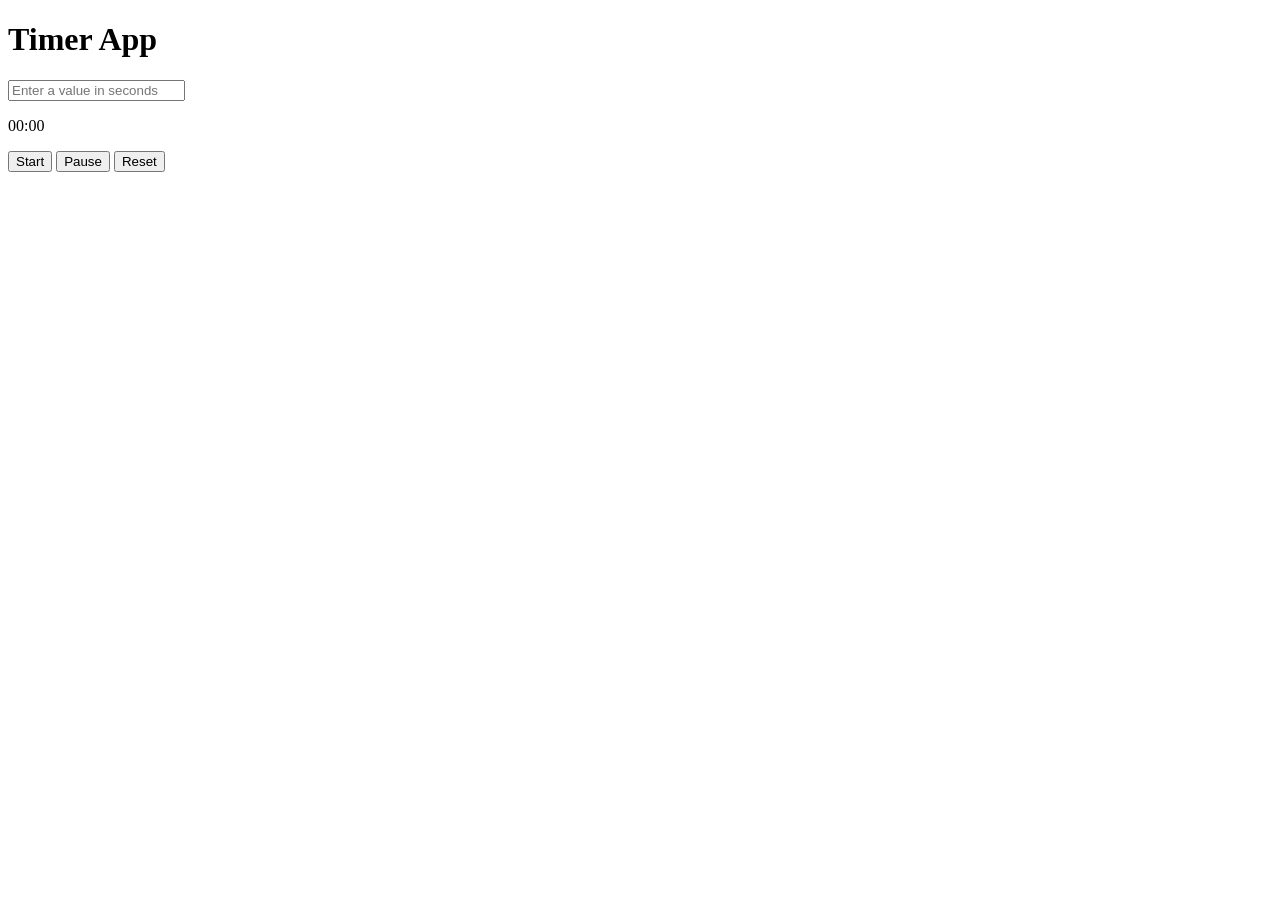
<file: CountDown Timer/index.html>
<!doctype html>
<html lang="en">
  <head>
    <meta charset="UTF-8" />
    <meta name="viewport" content="width=device-width, initial-scale=1.0" />
    <title>CountDown Timer</title>
  </head>
  <body>
    <h1>Timer App</h1>
    <input
      type="number"
      placeholder="Enter a value in seconds"
      id="seconds"
      min="1"
    />
    <p id="display">00:00</p>
    <button onclick="startBtn()">Start</button>
    <button onclick="pauseBtn()">Pause</button>
    <button onclick="resetBtn()">Reset</button>
    <p id="message"></p>
    <script src="script.js"></script>
  </body>
</html>
</file>
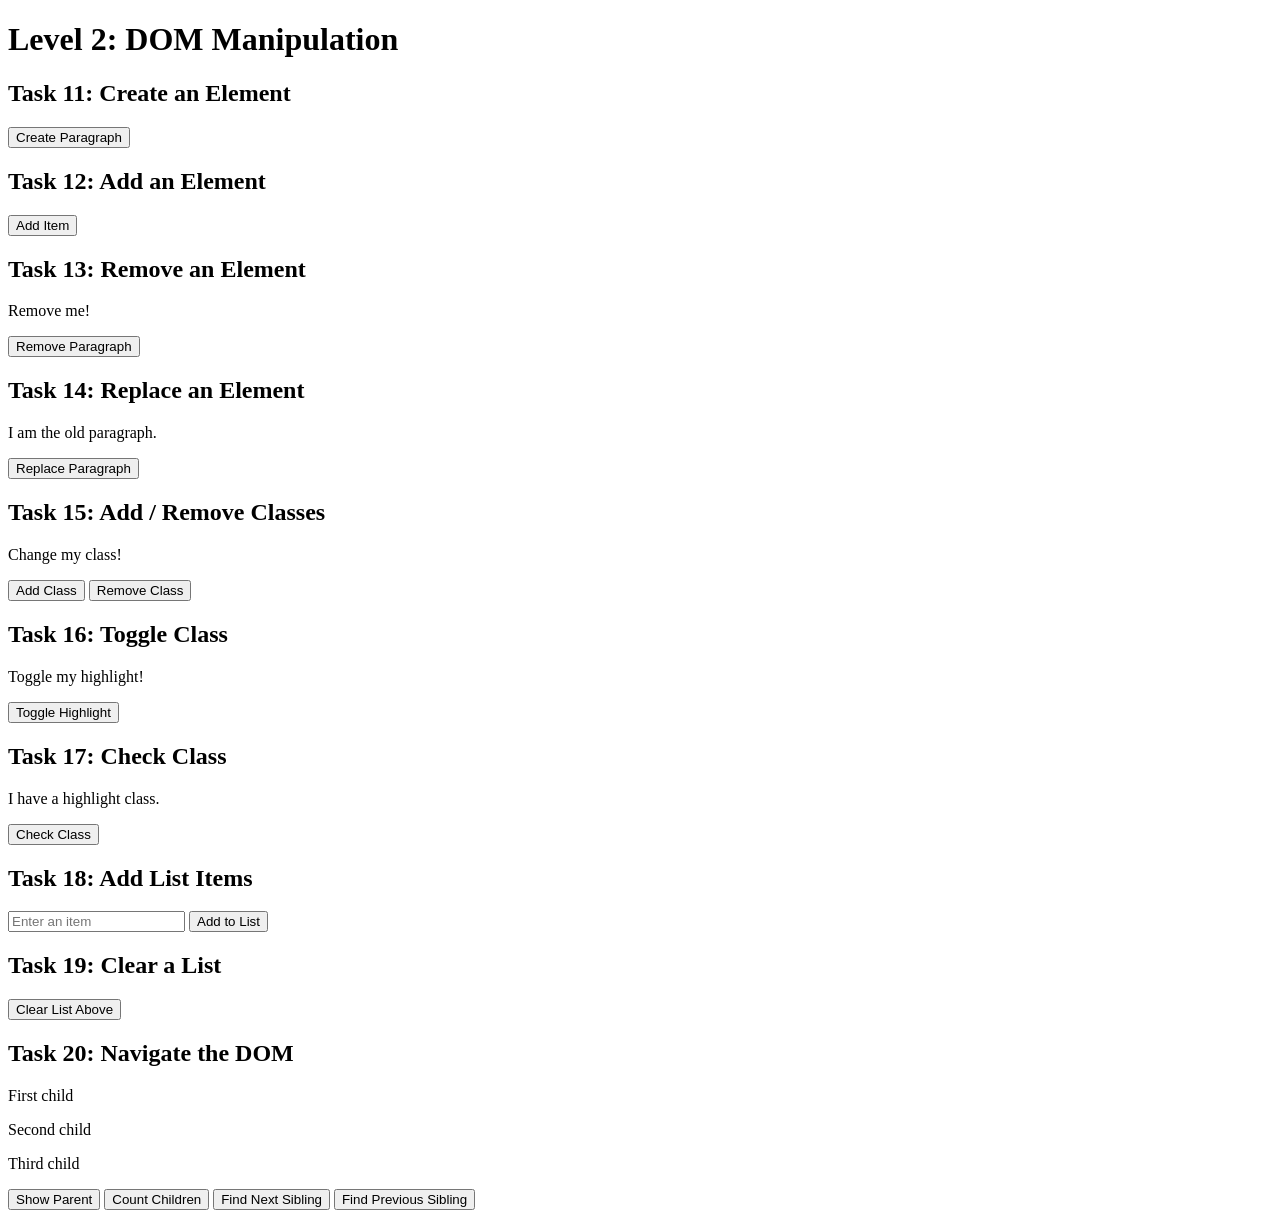
<file: Level-2 Tasks/index.html>
<!doctype html>
<html lang="en">
  <head>
    <meta charset="UTF-8" />
    <meta name="viewport" content="width=device-width, initial-scale=1.0" />
    <title>Level 2 - DOM Manipulation</title>
  </head>
  <body>
    <h1>Level 2: DOM Manipulation</h1>

    <!-- Task 11: Create an element -->
    <h2>Task 11: Create an Element</h2>
    <button id="createBtn">Create Paragraph</button>
    <div id="createBox"></div>

    <!-- Task 12: Add an element -->
    <h2>Task 12: Add an Element</h2>
    <button id="addBtn">Add Item</button>
    <div id="addBox"></div>

    <!-- Task 13: Remove an element -->
    <h2>Task 13: Remove an Element</h2>
    <p id="removeText">Remove me!</p>
    <button id="removeBtn">Remove Paragraph</button>

    <!-- Task 14: Replace an element -->
    <h2>Task 14: Replace an Element</h2>
    <p id="oldText">I am the old paragraph.</p>
    <button id="replaceBtn">Replace Paragraph</button>

    <!-- Task 15: Add and remove CSS classes -->
    <h2>Task 15: Add / Remove Classes</h2>
    <p id="classText">Change my class!</p>
    <button id="addClassBtn">Add Class</button>
    <button id="removeClassBtn">Remove Class</button>

    <!-- Task 16: Toggle a CSS class -->
    <h2>Task 16: Toggle Class</h2>
    <p id="toggleText">Toggle my highlight!</p>
    <button id="toggleBtn">Toggle Highlight</button>

    <!-- Task 17: Check a CSS class -->
    <h2>Task 17: Check Class</h2>
    <p id="checkText" class="highlight">I have a highlight class.</p>
    <button id="checkBtn">Check Class</button>
    <p id="checkResult"></p>

    <!-- Task 18: Add list items -->
    <h2>Task 18: Add List Items</h2>
    <input id="itemInput" placeholder="Enter an item" />
    <button id="addListBtn">Add to List</button>
    <ul id="myList"></ul>

    <!-- Task 19: Clear a list -->
    <h2>Task 19: Clear a List</h2>
    <button id="clearListBtn">Clear List Above</button>

    <!-- Task 20: Navigate DOM elements -->
    <h2>Task 20: Navigate the DOM</h2>
    <div id="parentBox">
      <p id="firstChild">First child</p>
      <p id="secondChild">Second child</p>
      <p id="thirdChild">Third child</p>
    </div>
    <button id="parentBtn">Show Parent</button>
    <button id="childrenBtn">Count Children</button>
    <button id="nextBtn">Find Next Sibling</button>
    <button id="previousBtn">Find Previous Sibling</button>
    <p id="navigationResult"></p>

    <script src="./script.js"></script>
  </body>
</html>
</file>
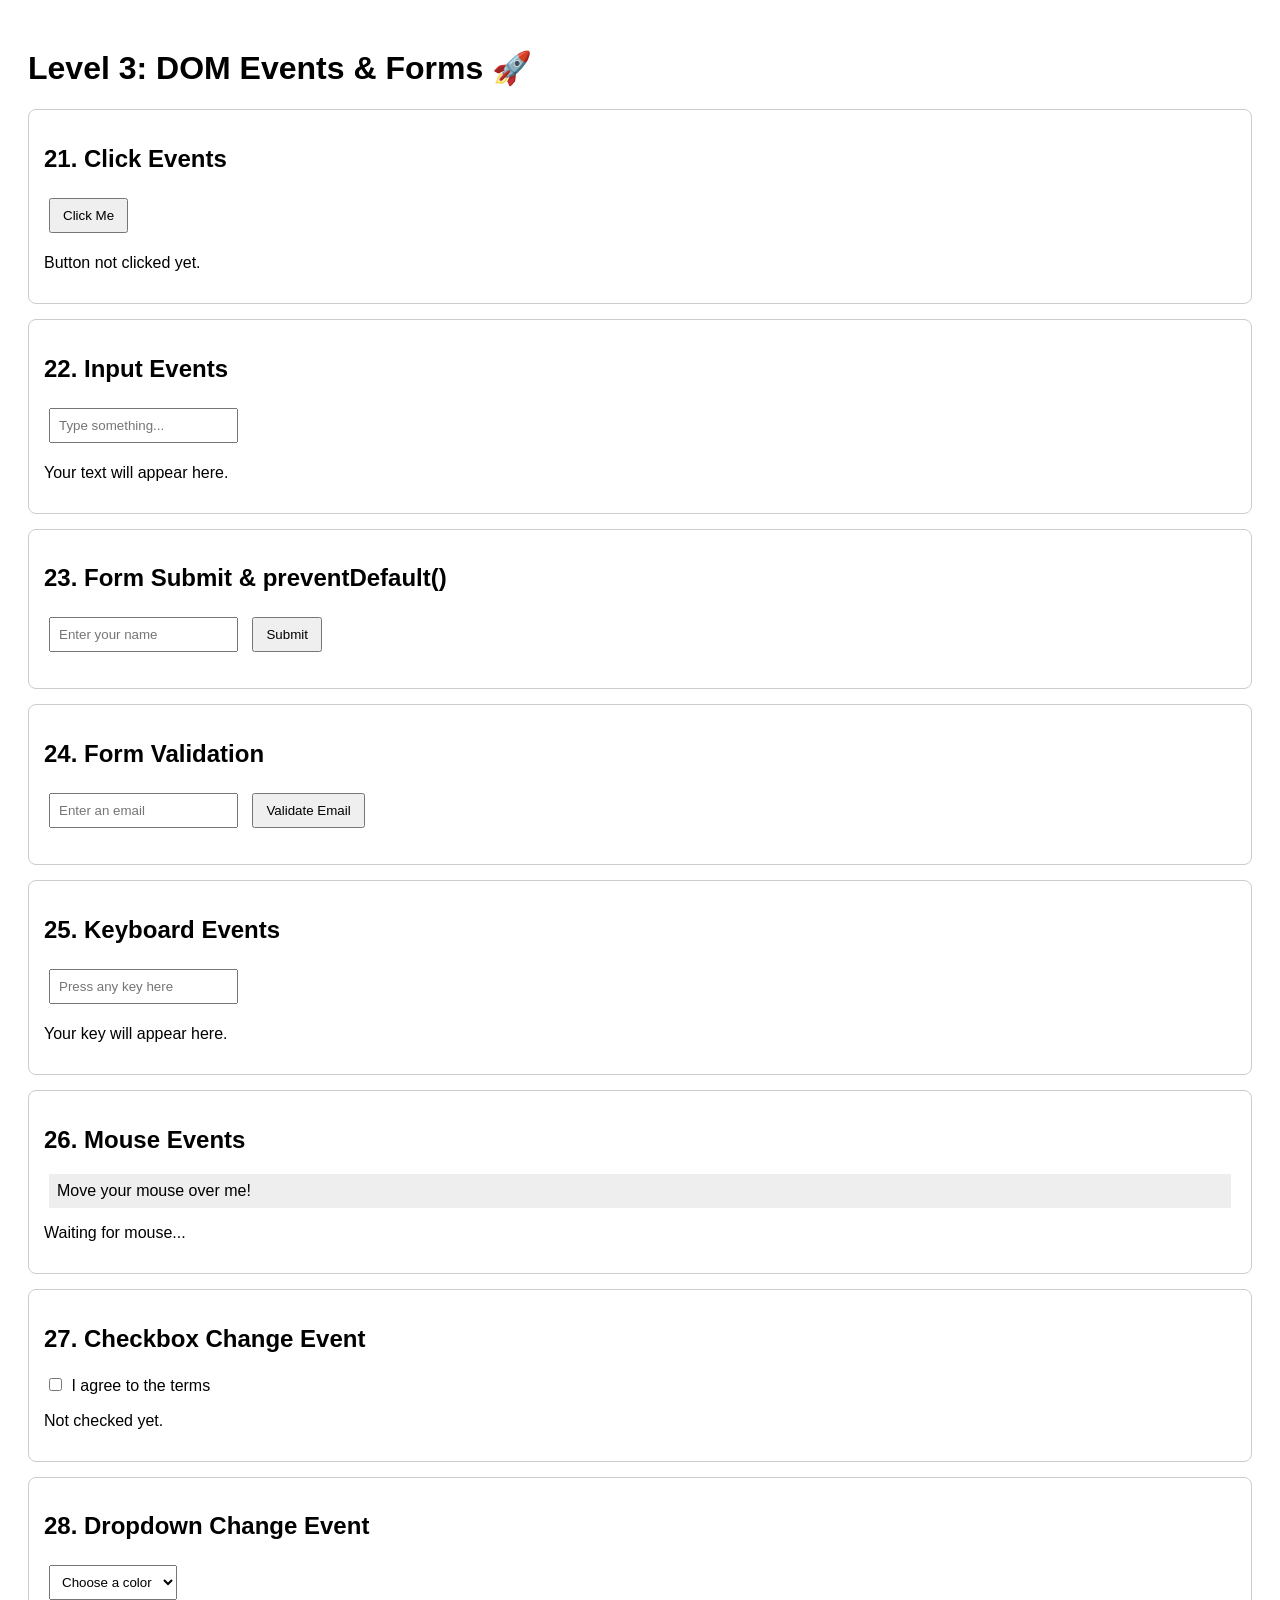
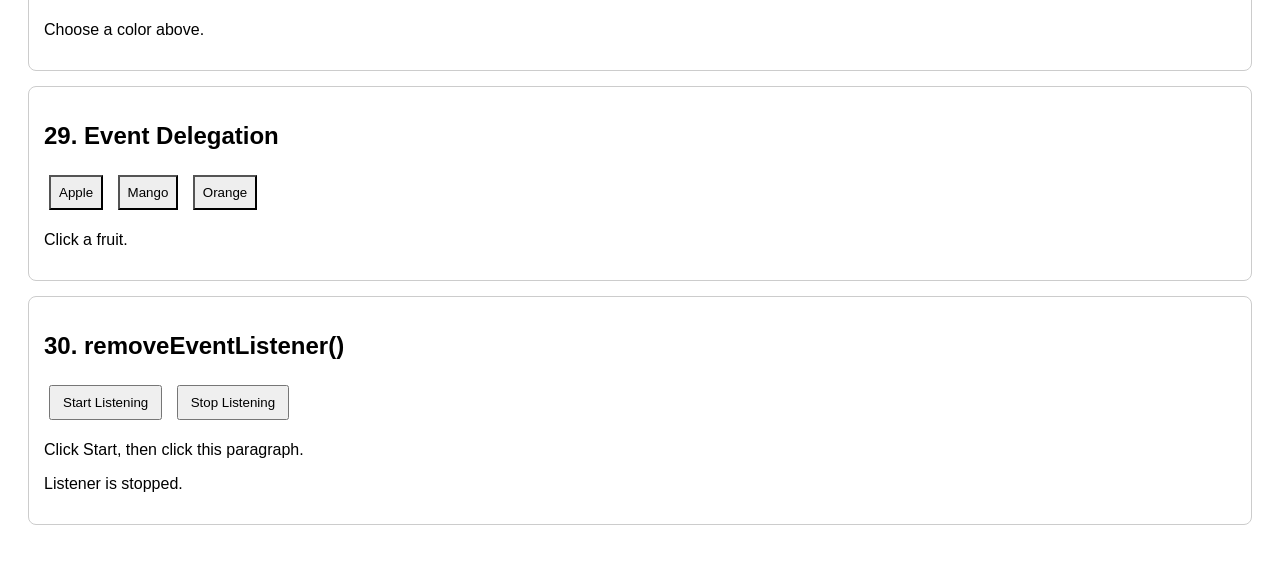
<file: Level-3 Tasks/index.html>
<!doctype html>
<html lang="en">
  <head>
    <meta charset="UTF-8" />
    <meta name="viewport" content="width=device-width, initial-scale=1.0" />
    <title>Level 3 - DOM Events</title>

    <style>
      body {
        font-family: Arial, sans-serif;
        padding: 20px;
      }

      section {
        border: 1px solid #ccc;
        padding: 15px;
        margin-bottom: 15px;
        border-radius: 8px;
      }

      button {
        margin: 5px;
        padding: 8px 12px;
        cursor: pointer;
      }

      input,
      select {
        padding: 8px;
        margin: 5px;
      }

      .item {
        padding: 8px;
        margin: 5px;
        background-color: #eee;
        cursor: pointer;
      }
    </style>
  </head>
  <body>
    <h1>Level 3: DOM Events & Forms 🚀</h1>

    <!-- TASK 21 -->
    <section>
      <h2>21. Click Events</h2>
      <button id="clickBtn">Click Me</button>
      <p id="clickResult">Button not clicked yet.</p>
    </section>

    <!-- TASK 22 -->
    <section>
      <h2>22. Input Events</h2>
      <input id="liveInput" type="text" placeholder="Type something..." />
      <p id="liveResult">Your text will appear here.</p>
    </section>

    <!-- TASK 23 -->
    <section>
      <h2>23. Form Submit & preventDefault()</h2>
      <form id="myForm">
        <input
          id="nameInput"
          type="text"
          placeholder="Enter your name"
          required
        />
        <button type="submit">Submit</button>
      </form>
      <p id="formResult"></p>
    </section>

    <!-- TASK 24 -->
    <section>
      <h2>24. Form Validation</h2>
      <input id="emailInput" type="text" placeholder="Enter an email" />
      <button id="validateBtn">Validate Email</button>
      <p id="validationResult"></p>
    </section>

    <!-- TASK 25 -->
    <section>
      <h2>25. Keyboard Events</h2>
      <input id="keyInput" type="text" placeholder="Press any key here" />
      <p id="keyResult">Your key will appear here.</p>
    </section>

    <!-- TASK 26 -->
    <section>
      <h2>26. Mouse Events</h2>
      <div id="mouseBox" class="item">Move your mouse over me!</div>
      <p id="mouseResult">Waiting for mouse...</p>
    </section>

    <!-- TASK 27 -->
    <section>
      <h2>27. Checkbox Change Event</h2>
      <label>
        <input id="agreeCheckbox" type="checkbox" />
        I agree to the terms
      </label>
      <p id="checkboxResult">Not checked yet.</p>
    </section>

    <!-- TASK 28 -->
    <section>
      <h2>28. Dropdown Change Event</h2>
      <select id="colorSelect">
        <option value="">Choose a color</option>
        <option value="red">Red</option>
        <option value="blue">Blue</option>
        <option value="green">Green</option>
      </select>
      <p id="colorResult">Choose a color above.</p>
    </section>

    <!-- TASK 29 -->
    <section>
      <h2>29. Event Delegation</h2>
      <div id="itemContainer">
        <button class="item" data-name="Apple">Apple</button>
        <button class="item" data-name="Mango">Mango</button>
        <button class="item" data-name="Orange">Orange</button>
      </div>
      <p id="itemResult">Click a fruit.</p>
    </section>

    <!-- TASK 30 -->
    <section>
      <h2>30. removeEventListener()</h2>
      <button id="startBtn">Start Listening</button>
      <button id="stopBtn">Stop Listening</button>
      <p id="listenerResult">Click Start, then click this paragraph.</p>
      <p id="listenerStatus">Listener is stopped.</p>
    </section>

    <script src="script.js"></script>
  </body>
</html>
</file>
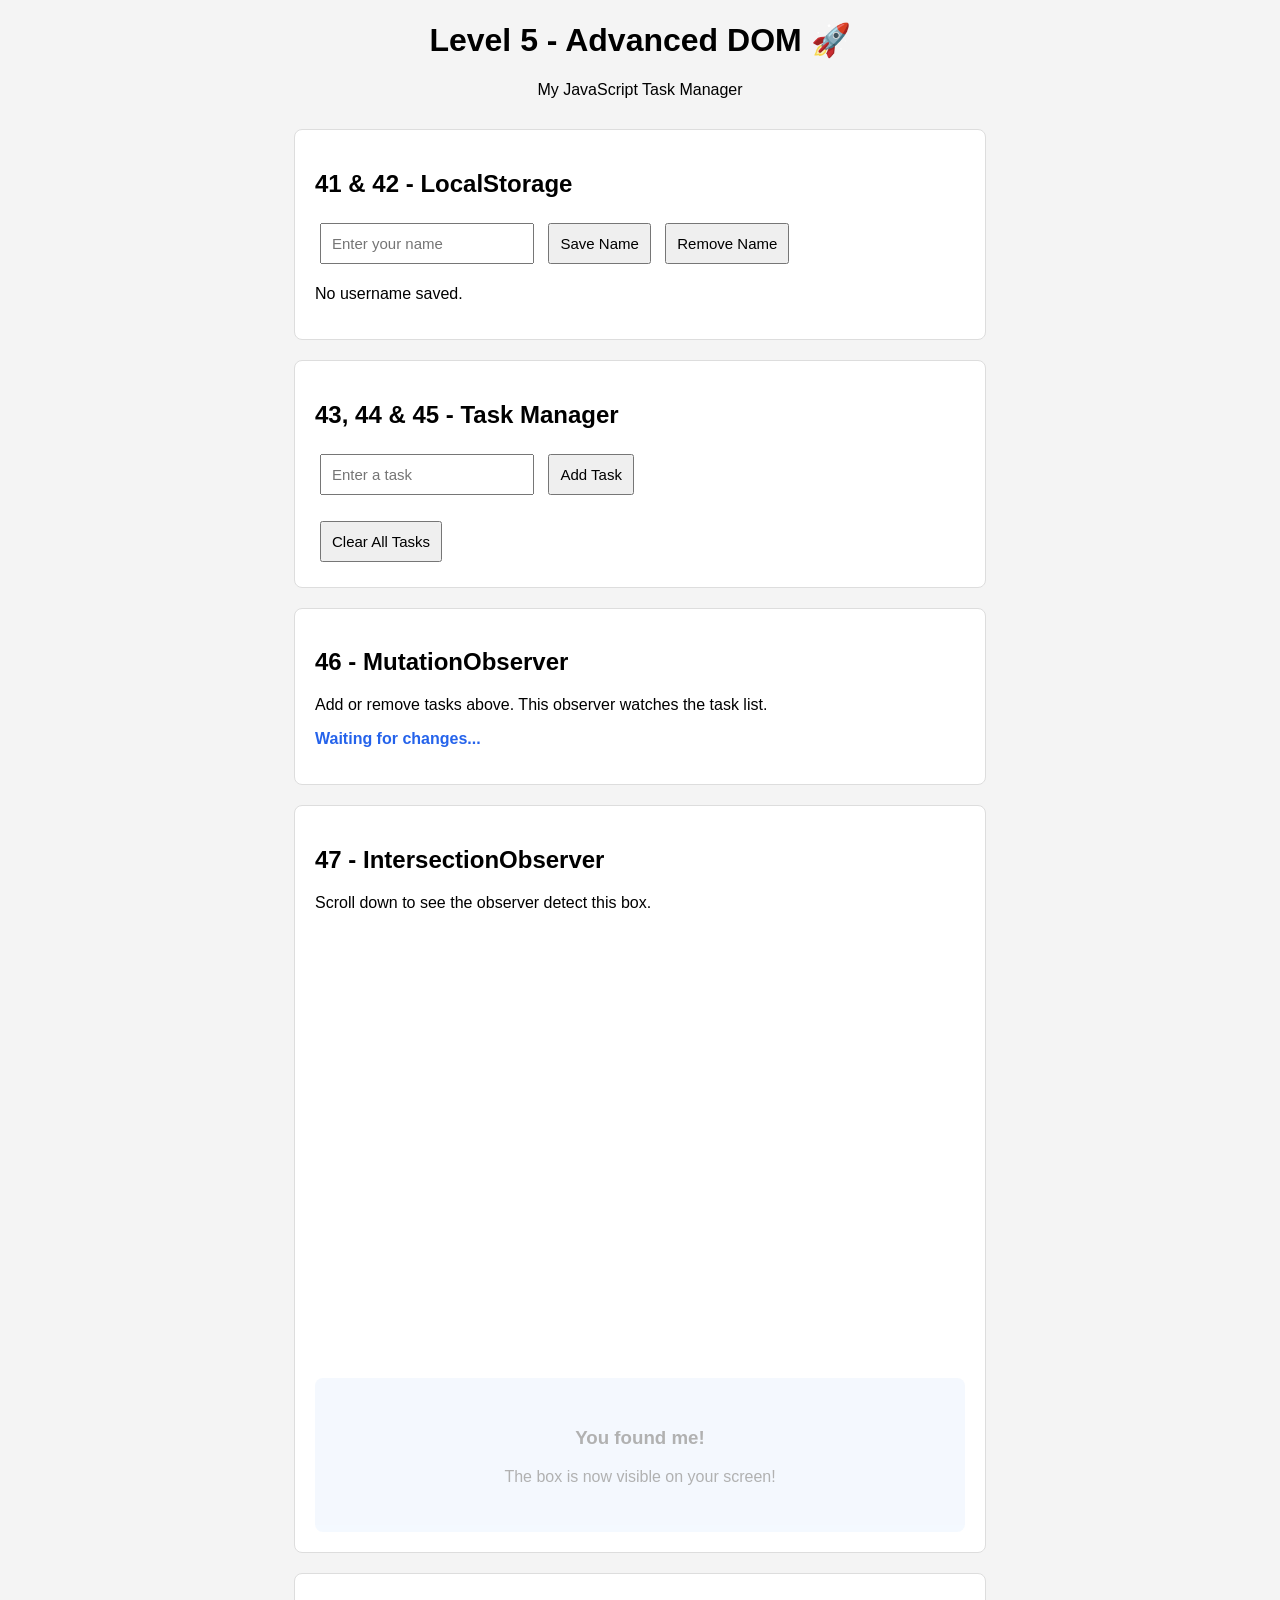
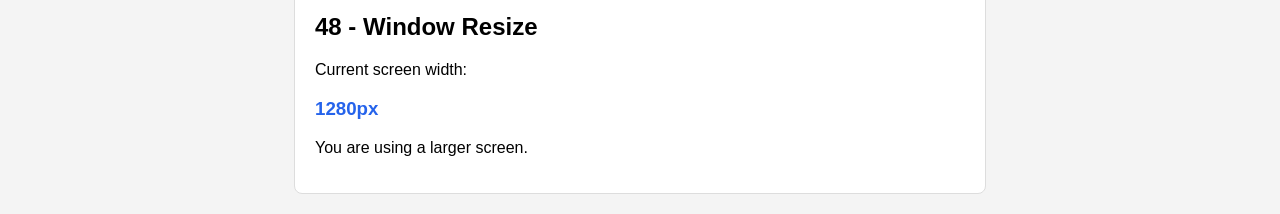
<file: Level-5 Taks/index.html>
<!doctype html>
<html lang="en">
  <head>
    <meta charset="UTF-8" />
    <meta name="viewport" content="width=device-width, initial-scale=1.0" />
    <title>JavaScript DOM - Level 5</title>
    <link rel="stylesheet" href="style.css" />
  </head>
  <body>
    <header>
      <h1>Level 5 - Advanced DOM 🚀</h1>
      <p>My JavaScript Task Manager</p>
    </header>

    <main>
      <!-- TASK 41 & 42: LOCAL STORAGE -->
      <section>
        <h2>41 & 42 - LocalStorage</h2>

        <input type="text" id="usernameInput" placeholder="Enter your name" />

        <button id="saveNameBtn">Save Name</button>
        <button id="removeNameBtn">Remove Name</button>

        <p id="usernameResult">No username saved.</p>
      </section>

      <!-- TASK 43, 44 & 45: ARRAY, UUID, EVENT DELEGATION -->
      <section>
        <h2>43, 44 & 45 - Task Manager</h2>

        <input type="text" id="taskInput" placeholder="Enter a task" />

        <button id="addTaskBtn">Add Task</button>

        <p id="taskMessage"></p>

        <ul id="taskList"></ul>

        <button id="clearTasksBtn">Clear All Tasks</button>
      </section>

      <!-- TASK 46: MUTATION OBSERVER -->
      <section>
        <h2>46 - MutationObserver</h2>

        <p>Add or remove tasks above. This observer watches the task list.</p>

        <p id="mutationResult">Waiting for changes...</p>
      </section>

      <!-- TASK 47: INTERSECTION OBSERVER -->
      <section>
        <h2>47 - IntersectionObserver</h2>

        <p>Scroll down to see the observer detect this box.</p>

        <div class="spacer"></div>

        <div id="observeBox">
          <h3>You found me!</h3>
          <p>This element entered the visible screen.</p>
        </div>
      </section>

      <!-- TASK 48: WINDOW RESIZE -->
      <section>
        <h2>48 - Window Resize</h2>

        <p>Current screen width:</p>
        <h3 id="screenWidth">0</h3>

        <p id="screenMessage"></p>
      </section>
    </main>

    <script src="script.js"></script>
  </body>
</html>
</file>
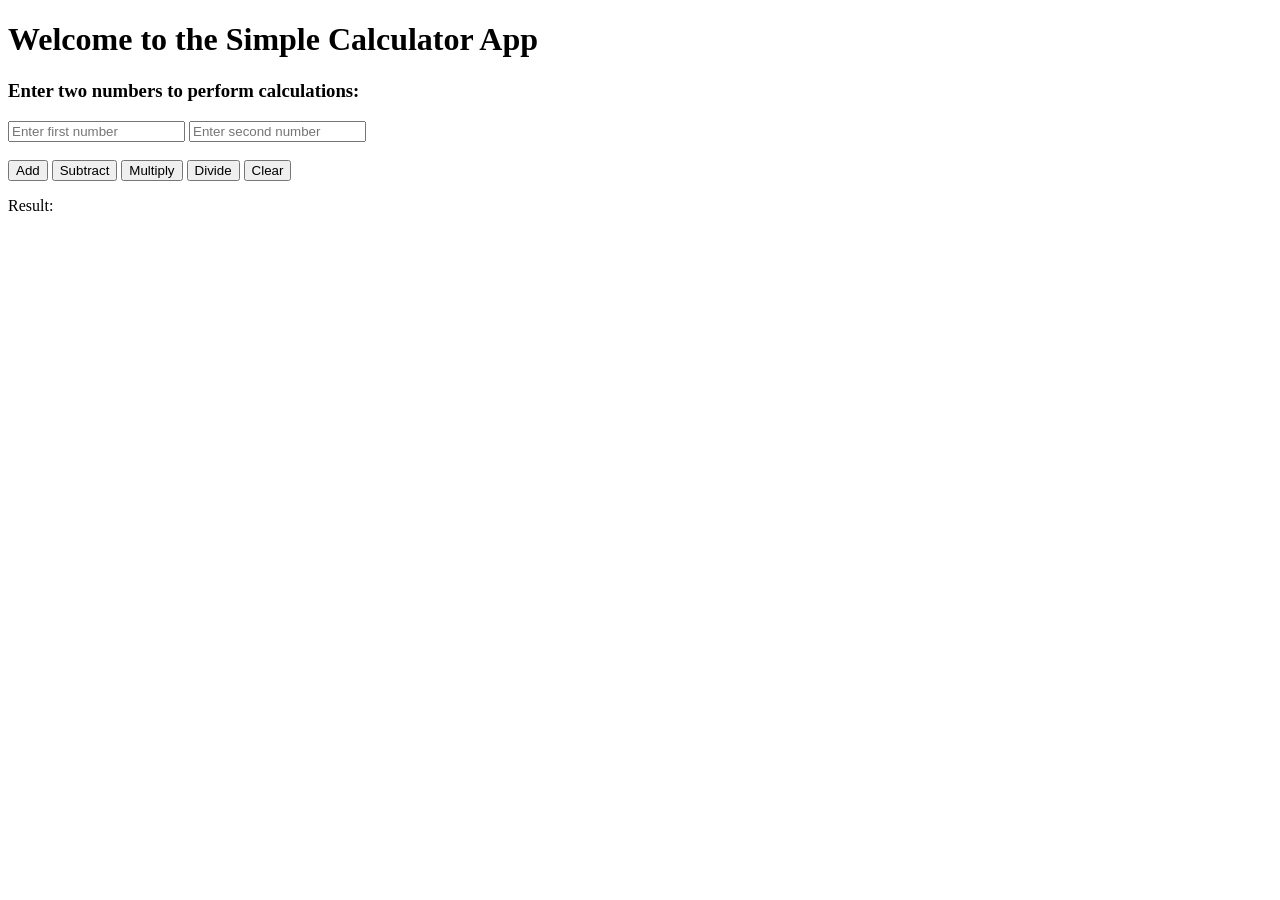
<file: Simple Calculator/index.html>
<!doctype html>
<html lang="en">
  <head>
    <meta charset="UTF-8" />
    <meta name="viewport" content="width=device-width, initial-scale=1.0" />
    <title>Simple Calculator App</title>
  </head>
  <body>
    <h1>Welcome to the Simple Calculator App</h1>

    <h3>Enter two numbers to perform calculations:</h3>
    <input type="number" id="num1" placeholder="Enter first number" />
    <input type="number" id="num2" placeholder="Enter second number" />

    <br /><br />
    <button id="add" onclick="performCalculation('add')">Add</button>
    <button id="subtract" onclick="performCalculation('subtract')">
      Subtract
    </button>
    <button id="multiply" onclick="performCalculation('multiply')">
      Multiply
    </button>
    <button id="divide" onclick="performCalculation('divide')">Divide</button>
    <button id="clear" onclick="clearResults()">Clear</button>

    <p id="results">Result:</p>
  </body>
  <script src="./script.js"></script>
</html>
</file>
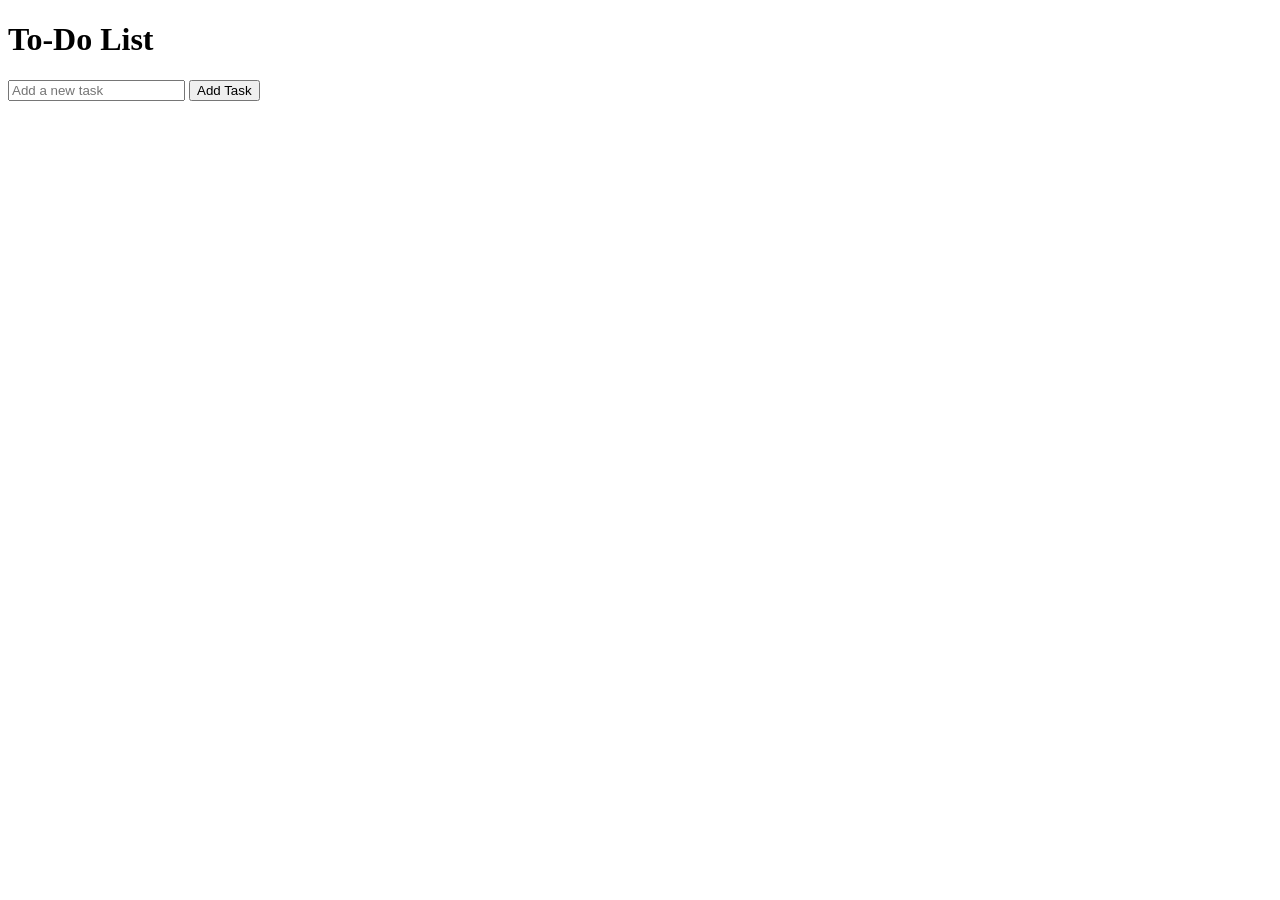
<file: To-do-list/index.html>
<!doctype html>
<html lang="en">
  <head>
    <meta charset="UTF-8" />
    <meta name="viewport" content="width=device-width, initial-scale=1.0" />
    <title>To-Do-List</title>
  </head>
  <body>
    <h1>To-Do List</h1>
    <input type="text" id="taskInput" placeholder="Add a new task" />
    <button onclick="addTask()">Add Task</button>
    <ul id="taskList"></ul>
    <script src="./script.js"></script>
  </body>
</html>
</file>
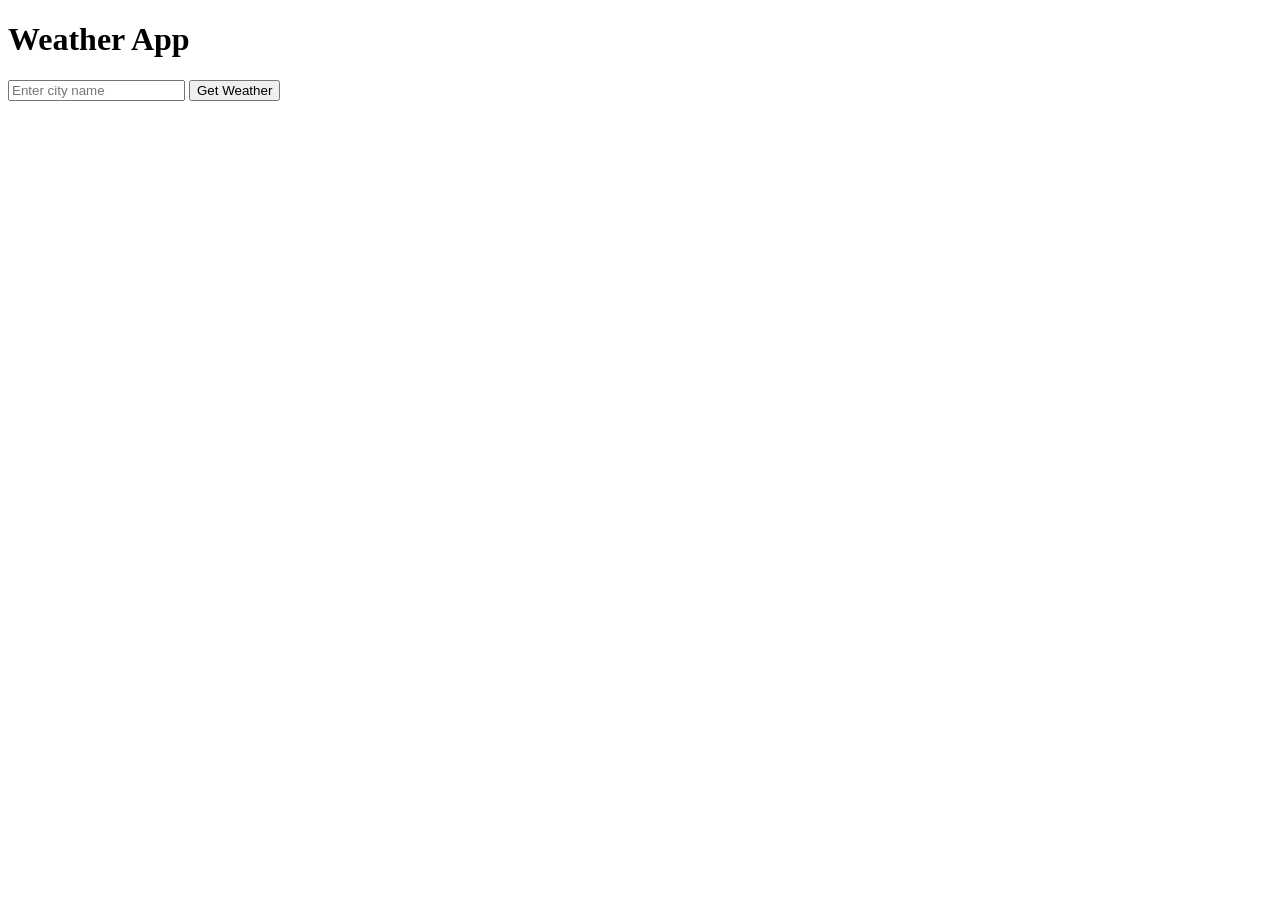
<file: Weather-Application/index.html>
<!doctype html>
<html lang="en">
  <head>
    <meta charset="UTF-8" />
    <meta name="viewport" content="width=device-width, initial-scale=1.0" />
    <title>Weather App</title>
  </head>
  <body>
    <h1>Weather App</h1>

    <input type="text" id="cityInput" placeholder="Enter city name" />
    <button onclick="getWeather()">Get Weather</button>

    <h2 id="cityName"></h2>
    <p id="temperature"></p>
    <p id="description"></p>
    <p id="humidity"></p>
    <p id="errorMessage"></p>

    <script src="script.js"></script>
  </body>
</html>
</file>
<file: Level-5 Taks/style.css>
body {
    font-family: Arial, sans-serif;
    margin: 20px;
    background: #f4f4f4;
}

header {
    text-align: center;
    margin-bottom: 30px;
}

section {
    background: white;
    padding: 20px;
    margin: 20px auto;
    max-width: 650px;
    border-radius: 8px;
    border: 1px solid #ddd;
}

input, button {
    padding: 10px;
    margin: 5px;
    font-size: 15px;
}

button {
    cursor: pointer;
}

li {
    margin: 10px 0;
}

.completed {
    text-decoration: line-through;
    color: gray;
}

.delete-btn {
    background: #dc2626;
    color: white;
    border: none;
    border-radius: 4px;
}

.complete-btn {
    background: #16a34a;
    color: white;
    border: none;
    border-radius: 4px;
}

.spacer {
    height: 450px;
}

#observeBox {
    background: #dbeafe;
    padding: 30px;
    text-align: center;
    border-radius: 8px;
    opacity: 0.3;
    transition: opacity 0.5s;
}

#observeBox.visible {
    opacity: 1;
}

#mutationResult {
    color: #2563eb;
    font-weight: bold;
}

#screenWidth {
    color: #2563eb;
}

@media (max-width: 500px) {
    body {
        margin: 8px;
    }

    input {
        max-width: 90%;
    }
}
</file>
